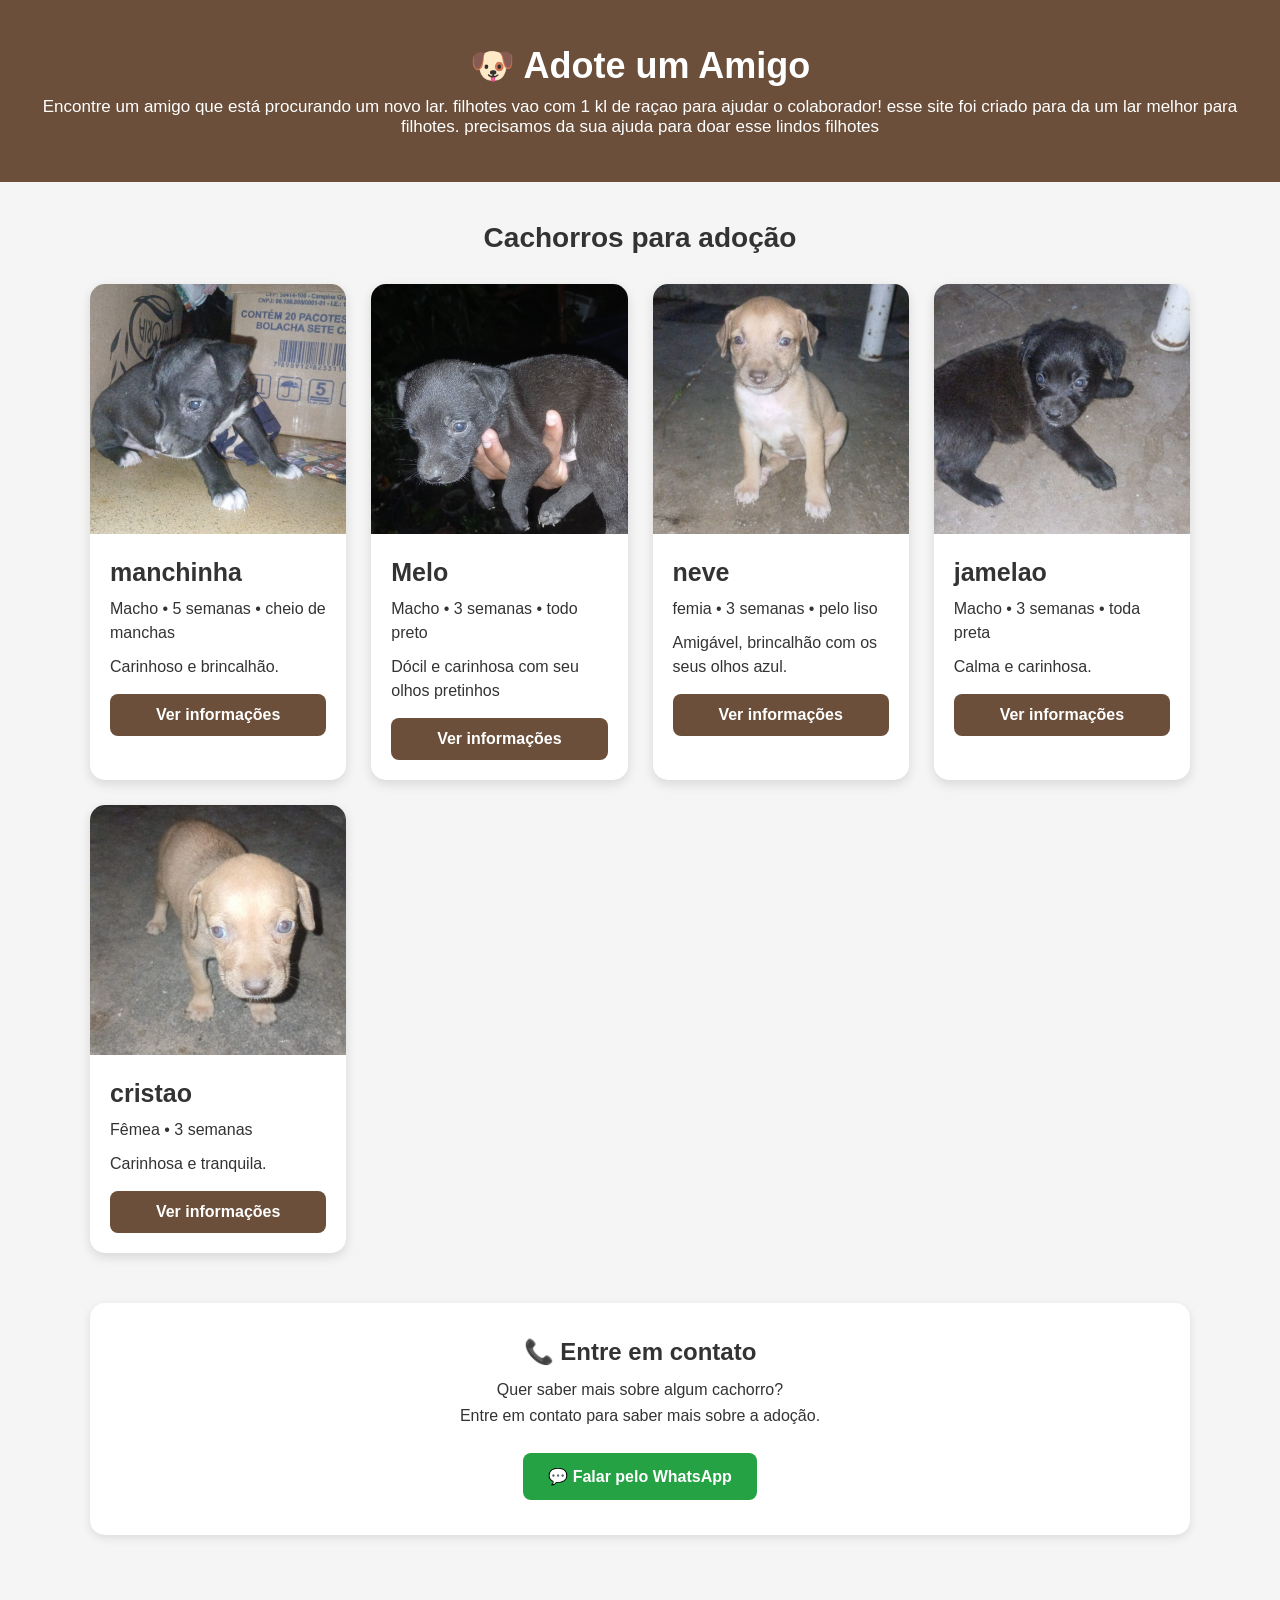
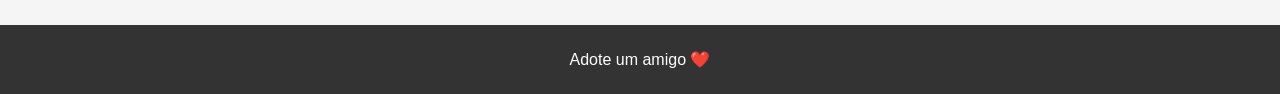
<file: index.html>
<!DOCTYPE html>
<html lang="pt-BR">

<head>
    <meta charset="UTF-8">
    <meta name="viewport" content="width=device-width, initial-scale=1.0">

    <title>Adote um Amigo</title>

    <link rel="stylesheet" href="style.css">
</head>

<body>

<header>

    <h1>🐶 Adote um Amigo</h1>

    <p>
        Encontre um amigo que está procurando um novo lar. filhotes vao com 1 kl de raçao para ajudar o colaborador!
        esse site foi criado para da um lar melhor para filhotes.
        precisamos da sua ajuda para doar esse lindos filhotes
    </p>

</header>


<main class="container">

    <h2>Cachorros para adoção</h2>


    <div class="cards">


        <!-- CACHORRO 1 -->

        <div class="card">

            <img src="imagens/cachorro1.jpg" alt="Foto do machinha">

            <div class="card-content">

                <h3>manchinha</h3>

                <p>
                    Macho • 5 semanas • cheio de manchas
                </p>

                <p>
                    Carinhoso e brincalhão.
                </p>

                <a href="cachorro1.html">
                    Ver informações
                </a>

            </div>

        </div>


        <!-- CACHORRO 2 -->

        <div class="card">

            <img src="imagens/cachorro2.jpg" alt="Foto da Melo">

            <div class="card-content">

                <h3>Melo</h3>

                <p>
                    Macho • 3 semanas • todo preto
                </p>

                <p>
                    Dócil e carinhosa com seu olhos pretinhos
                </p>

                <a href="cachorro2.html">
                    Ver informações
                </a>

            </div>

        </div>


        <!-- CACHORRO 3 -->

        <div class="card">

            <img src="imagens/cachorro3.jpg" alt="Foto do nove">

            <div class="card-content">

                <h3>neve</h3>

                <p>
                    femia • 3 semanas • pelo liso
                </p>

                <p>
                    Amigável, brincalhão com os seus olhos azul.
                </p>

                <a href="cachorro3.html">
                    Ver informações
                </a>

            </div>

        </div>


        <!-- CACHORRO 4 -->

        <div class="card">

            <img src="imagens/cachorro4.jpg" alt="Foto da jamelao">

            <div class="card-content">

                <h3>jamelao</h3>

                <p>
                    Macho • 3 semanas • toda preta
                </p>

                <p>
                    Calma e carinhosa.
                </p>

                <a href="cachorro4.html">
                    Ver informações
                </a>

            </div>

        </div>


        <!-- CACHORRO 6 -->

        <div class="card">

            <img src="imagens/cachorro6.jpg" alt="Foto da cristao">

            <div class="card-content">

                <h3>cristao</h3>

                <p>
                    Fêmea • 3 semanas
                </p>

                <p>
                    Carinhosa e tranquila.
                </p>

                <a href="cachorro6.html">
                    Ver informações
                </a>

            </div>

        </div>


    </div>


    <!-- CONTATO -->

    <section class="contato">

        <h2>📞 Entre em contato</h2>

        <p>
            Quer saber mais sobre algum cachorro?
        </p>

        <p>
            Entre em contato para saber mais
            sobre a adoção.
        </p>

        <a
            class="whatsapp"
            href="https://wa.me/5521976799521"
            target="_blank">

            💬 Falar pelo WhatsApp

        </a>

    </section>


</main>


<footer>

    <p>
        Adote um amigo ❤️
    </p>

</footer>


</body>

</html>
</file>
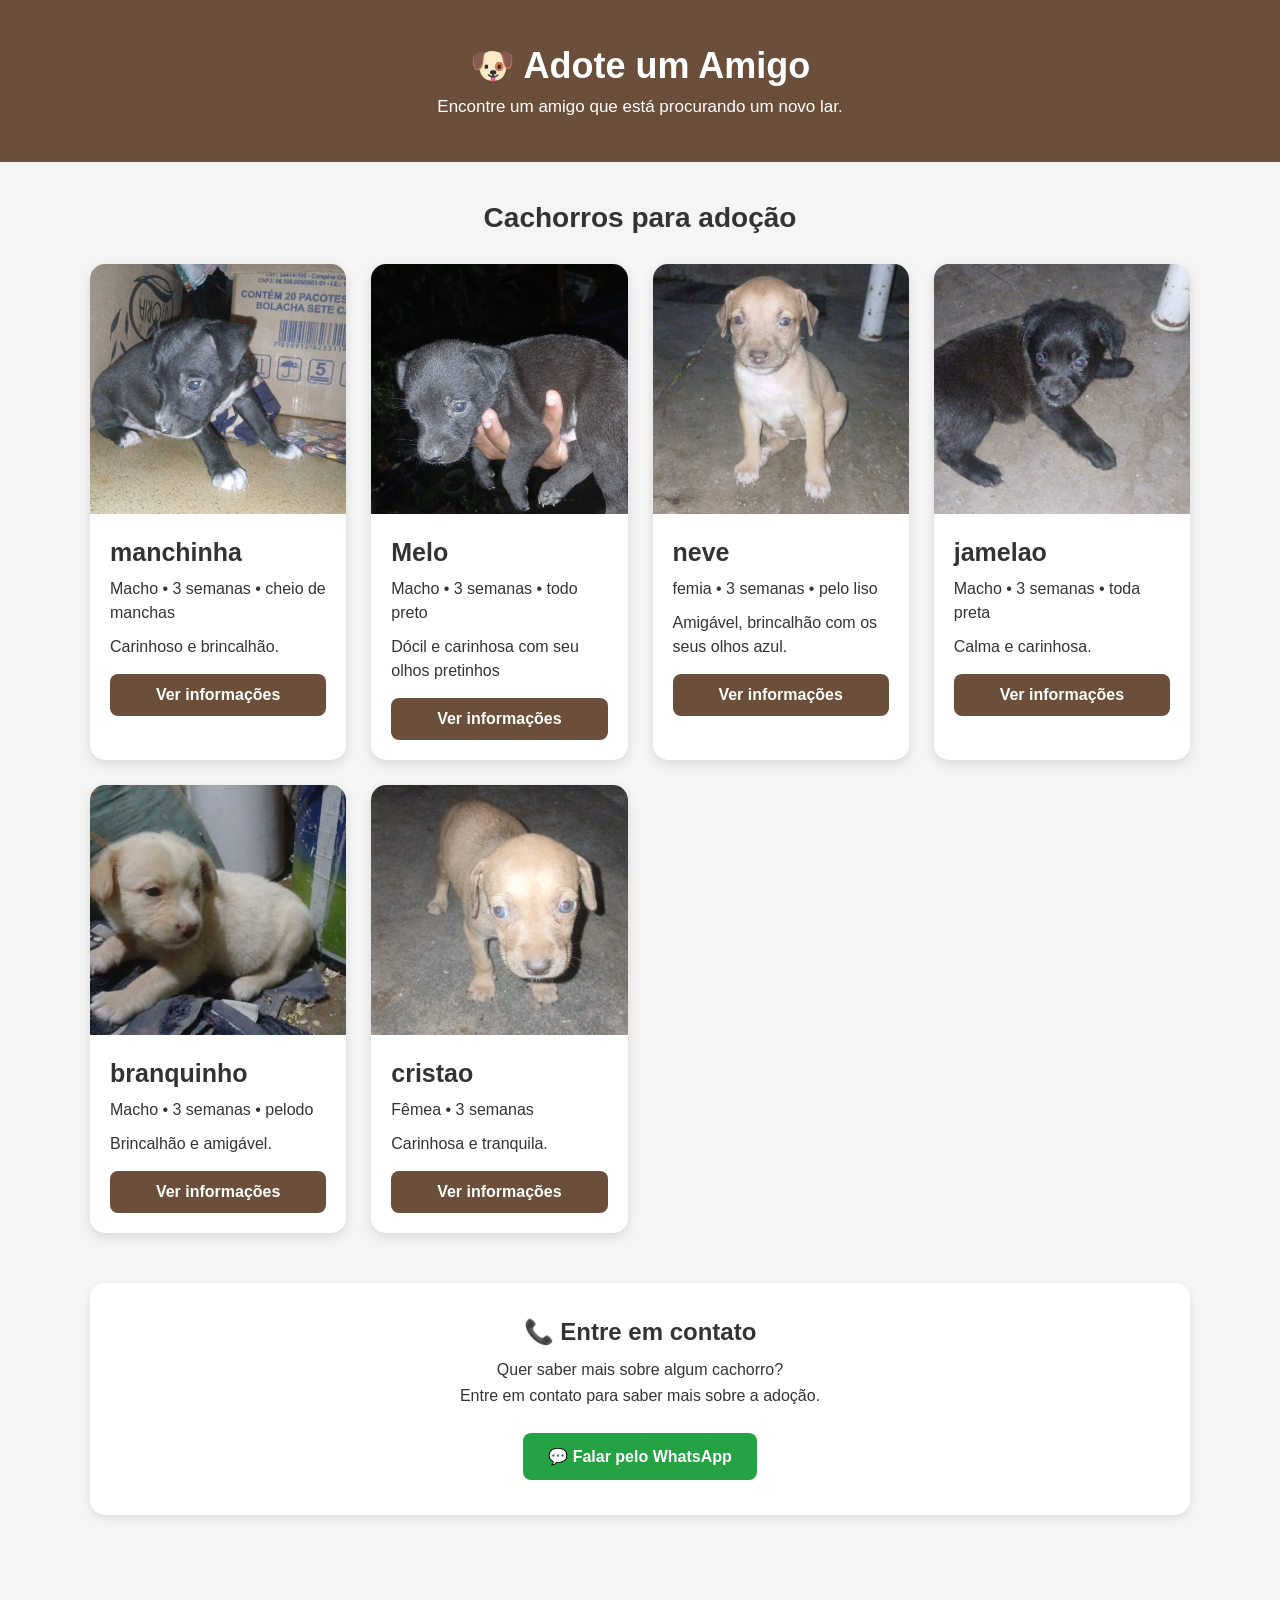
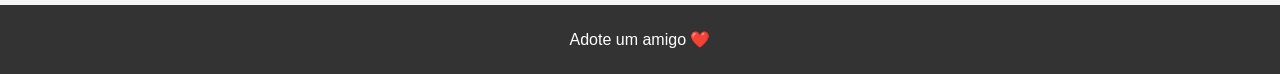
<file: adocao-cachorros/index.html>
<!DOCTYPE html>
<html lang="pt-BR">

<head>
    <meta charset="UTF-8">
    <meta name="viewport" content="width=device-width, initial-scale=1.0">

    <title>Adote um Amigo</title>

    <link rel="stylesheet" href="style.css">
</head>

<body>

<header>

    <h1>🐶 Adote um Amigo</h1>

    <p>
        Encontre um amigo que está procurando um novo lar.
    </p>

</header>


<main class="container">

    <h2>Cachorros para adoção</h2>


    <div class="cards">


        <!-- CACHORRO 1 -->

        <div class="card">

            <img src="imagens/cachorro1.jpg" alt="Foto do machinha">

            <div class="card-content">

                <h3>manchinha</h3>

                <p>
                    Macho • 3 semanas • cheio de manchas
                </p>

                <p>
                    Carinhoso e brincalhão.
                </p>

                <a href="cachorro1.html">
                    Ver informações
                </a>

            </div>

        </div>


        <!-- CACHORRO 2 -->

        <div class="card">

            <img src="imagens/cachorro2.jpg" alt="Foto da Melo">

            <div class="card-content">

                <h3>Melo</h3>

                <p>
                    Macho • 3 semanas • todo preto
                </p>

                <p>
                    Dócil e carinhosa com seu olhos pretinhos
                </p>

                <a href="cachorro2.html">
                    Ver informações
                </a>

            </div>

        </div>


        <!-- CACHORRO 3 -->

        <div class="card">

            <img src="imagens/cachorro3.jpg" alt="Foto do nove">

            <div class="card-content">

                <h3>neve</h3>

                <p>
                    femia • 3 semanas • pelo liso
                </p>

                <p>
                    Amigável, brincalhão com os seus olhos azul.
                </p>

                <a href="cachorro3.html">
                    Ver informações
                </a>

            </div>

        </div>


        <!-- CACHORRO 4 -->

        <div class="card">

            <img src="imagens/cachorro4.jpg" alt="Foto da jamelao">

            <div class="card-content">

                <h3>jamelao</h3>

                <p>
                    Macho • 3 semanas • toda preta
                </p>

                <p>
                    Calma e carinhosa.
                </p>

                <a href="cachorro4.html">
                    Ver informações
                </a>

            </div>

        </div>


        <!-- CACHORRO 5 -->

        <div class="card">

            <img src="imagens/cachorro5.jpg" alt="Foto do branquinho">

            <div class="card-content">

                <h3>branquinho</h3>

                <p>
                    Macho • 3 semanas • pelodo
                </p>

                <p>
                    Brincalhão e amigável. 
                </p>

                <a href="cachorro5.html">
                    Ver informações
                </a>

            </div>

        </div>


        <!-- CACHORRO 6 -->

        <div class="card">

            <img src="imagens/cachorro6.jpg" alt="Foto da cristao">

            <div class="card-content">

                <h3>cristao</h3>

                <p>
                    Fêmea • 3 semanas
                </p>

                <p>
                    Carinhosa e tranquila.
                </p>

                <a href="cachorro6.html">
                    Ver informações
                </a>

            </div>

        </div>


    </div>


    <!-- CONTATO -->

    <section class="contato">

        <h2>📞 Entre em contato</h2>

        <p>
            Quer saber mais sobre algum cachorro?
        </p>

        <p>
            Entre em contato para saber mais
            sobre a adoção.
        </p>

        <a
            class="whatsapp"
            href="https://wa.me/5521976799521"
            target="_blank">

            💬 Falar pelo WhatsApp

        </a>

    </section>


</main>


<footer>

    <p>
        Adote um amigo ❤️
    </p>

</footer>


</body>

</html>
</file>
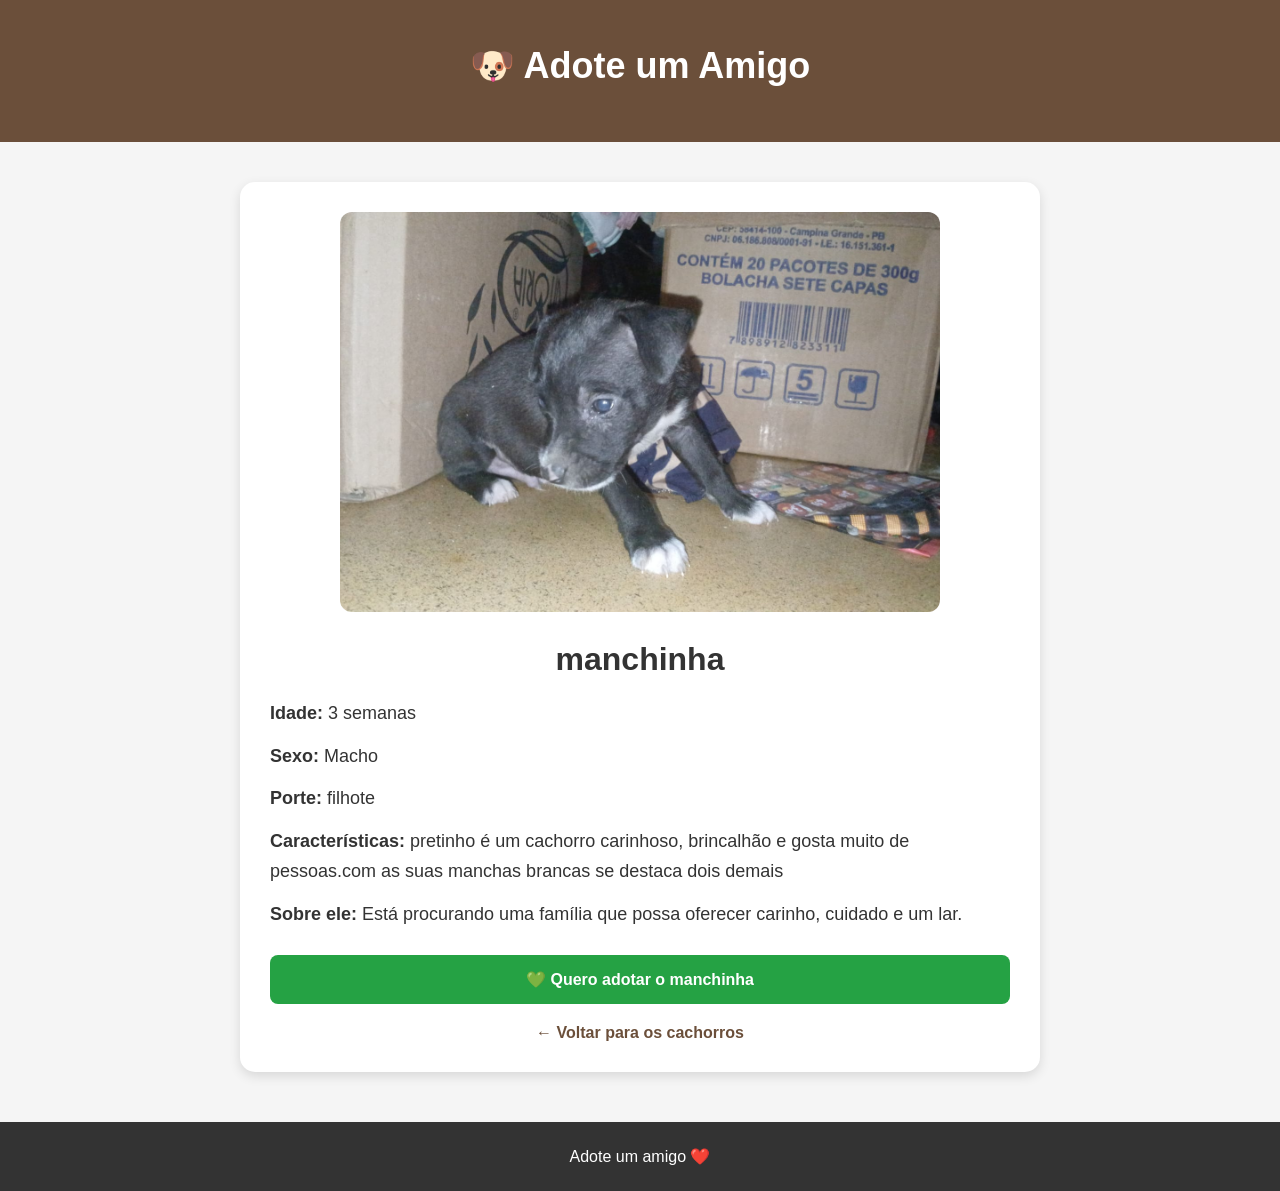
<file: cachorro1.html>
<!DOCTYPE html><html lang="pt-BR"><head><meta charset="UTF-8">

<meta name="viewport"
      content="width=device-width, initial-scale=1.0">

<title>manchinha - Adoção</title>

<link rel="stylesheet"
      href="style.css">

</head><body><header><h1>🐶 Adote um Amigo</h1>

</header><main class="animal"><img
    src="imagens/cachorro1.jpg"
    alt="Foto do Rex">


<h2>manchinha</h2>


<p>
    <strong>Idade:</strong>
    3 semanas
</p>


<p>
    <strong>Sexo:</strong>
    Macho
</p>


<p>
    <strong>Porte:</strong>
    filhote
</p>


<p>
    <strong>Características:</strong>
    pretinho é um cachorro carinhoso,
    brincalhão e gosta muito de pessoas.com as suas manchas brancas se destaca dois demais
</p>


<p>
    <strong>Sobre ele:</strong>
    Está procurando uma família que possa
    oferecer carinho, cuidado e um lar.
</p>


<a
    class="botao-adotar"
    href="https://wa.me/5521976799521"
    target="_blank">

    💚 Quero adotar o manchinha

</a>


<a
    class="voltar"
    href="index.html">

    ← Voltar para os cachorros

</a>

</main><footer><p>
    Adote um amigo ❤️
</p>

</footer></body></html>
</file>
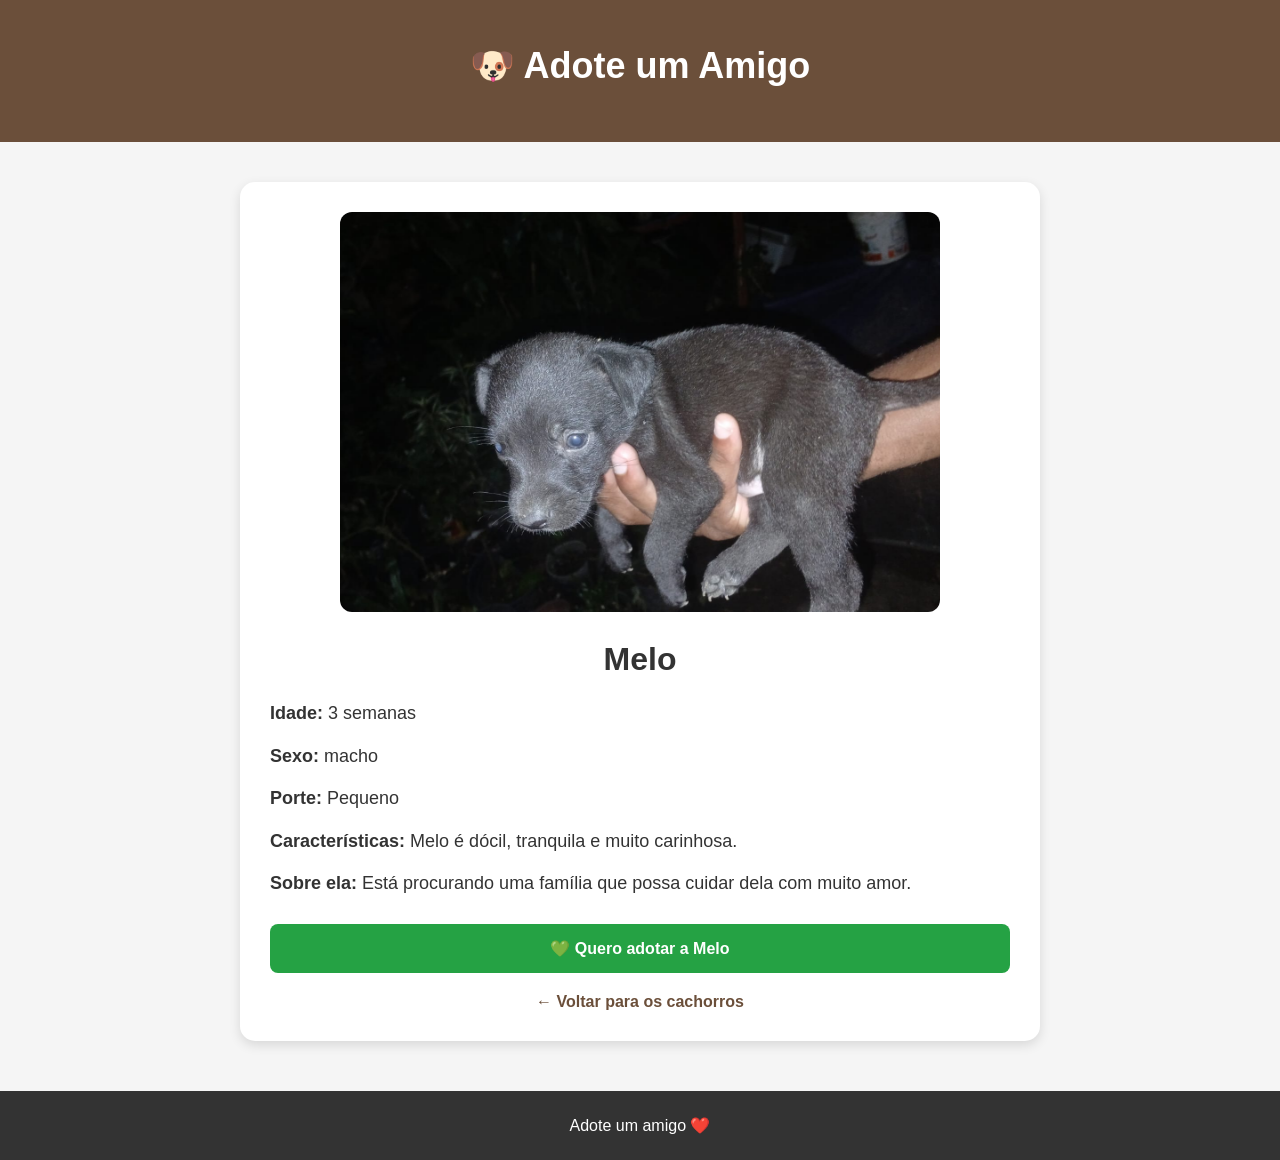
<file: cachorro2.html>
<!DOCTYPE html><html lang="pt-BR"><head><meta charset="UTF-8">

<meta name="viewport"
      content="width=device-width, initial-scale=1.0">

<title>Mel - Adoção</title>

<link rel="stylesheet"
      href="style.css">

</head><body><header><h1>🐶 Adote um Amigo</h1>

</header><main class="animal"><img
    src="imagens/cachorro2.jpg"
    alt="Foto da Mel">


<h2>Melo</h2>


<p>
    <strong>Idade:</strong>
    3 semanas
</p>


<p>
    <strong>Sexo:</strong>
    macho
</p>


<p>
    <strong>Porte:</strong>
    Pequeno
</p>


<p>
    <strong>Características:</strong>
    Melo é dócil, tranquila e muito carinhosa.
</p>


<p>
    <strong>Sobre ela:</strong>
    Está procurando uma família que possa
    cuidar dela com muito amor.
</p>


<a
    class="botao-adotar"
    href="https://wa.me/5521976799521"
    target="_blank">

    💚 Quero adotar a Melo

</a>


<a
    class="voltar"
    href="index.html">

    ← Voltar para os cachorros

</a>

</main><footer><p>
    Adote um amigo ❤️
</p>

</footer></body></html>
</file>
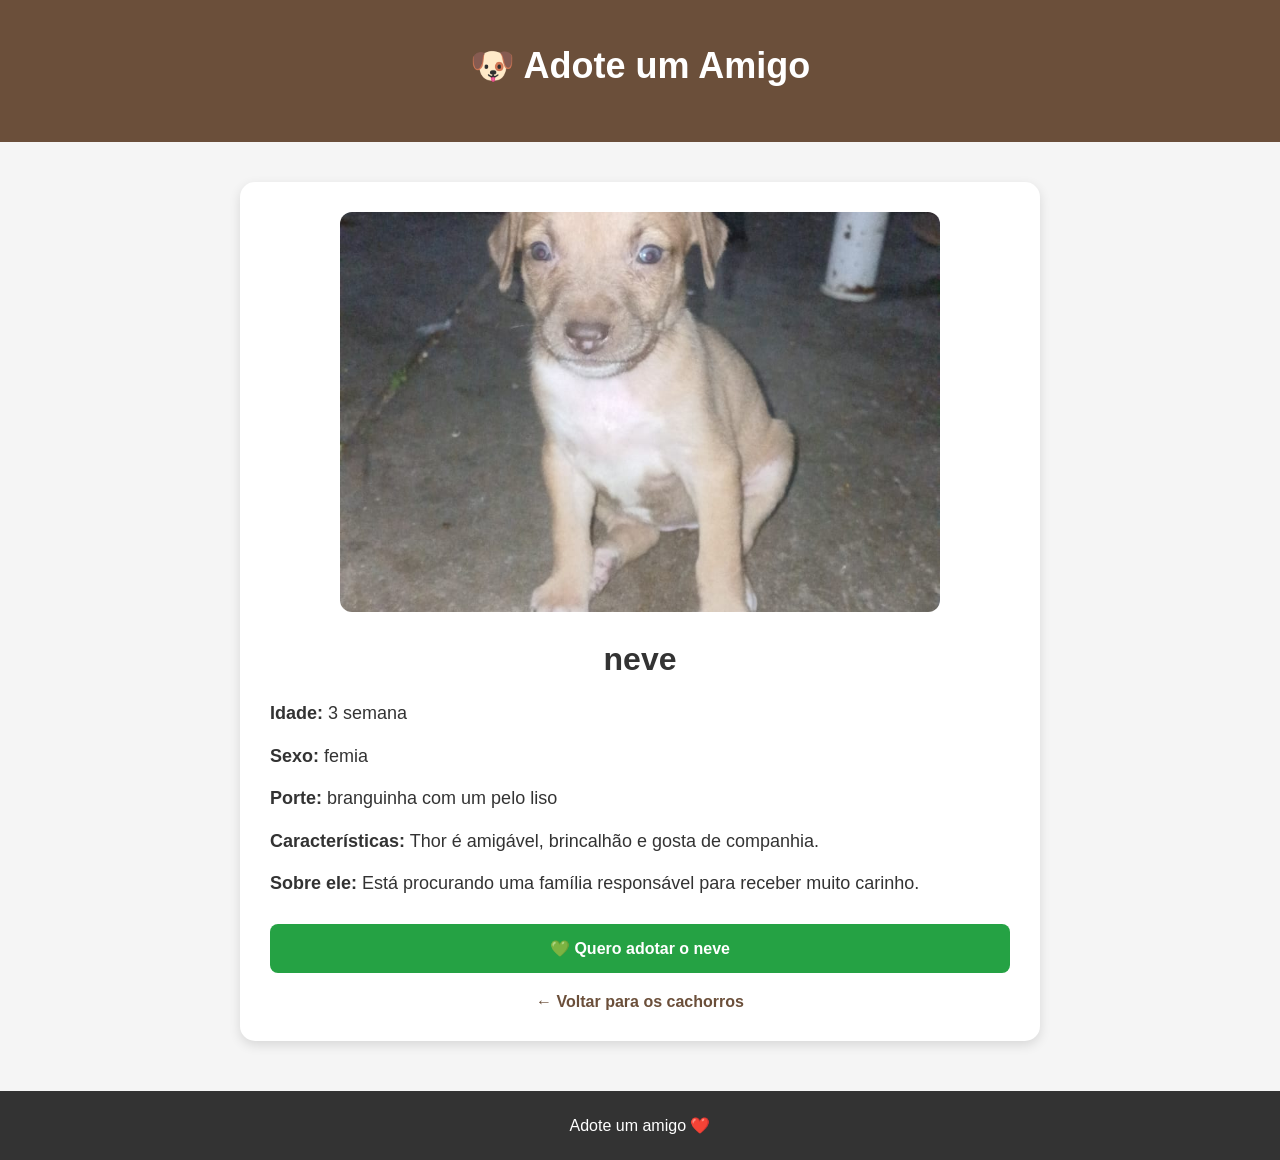
<file: cachorro3.html>
<!DOCTYPE html><html lang="pt-BR"><head><meta charset="UTF-8">

<meta name="viewport"
      content="width=device-width, initial-scale=1.0">

<title>neve - Adoção</title>

<link rel="stylesheet"
      href="style.css">

</head><body><header><h1>🐶 Adote um Amigo</h1>

</header><main class="animal"><img
    src="imagens/cachorro3.jpg"
    alt="Foto do neve">


<h2>neve</h2>


<p>
    <strong>Idade:</strong>
    3 semana
</p>


<p>
    <strong>Sexo:</strong>
    femia
</p>


<p>
    <strong>Porte:</strong>
    branguinha com um pelo liso
</p>


<p>
    <strong>Características:</strong>
    Thor é amigável, brincalhão
    e gosta de companhia.
</p>


<p>
    <strong>Sobre ele:</strong>
    Está procurando uma família responsável
    para receber muito carinho.
</p>


<a
    class="botao-adotar"
    href="https://wa.me/5521976799521"
    target="_blank">

    💚 Quero adotar o neve

</a>


<a
    class="voltar"
    href="index.html">

    ← Voltar para os cachorros

</a>

</main><footer><p>
    Adote um amigo ❤️
</p>

</footer></body></html>
</file>
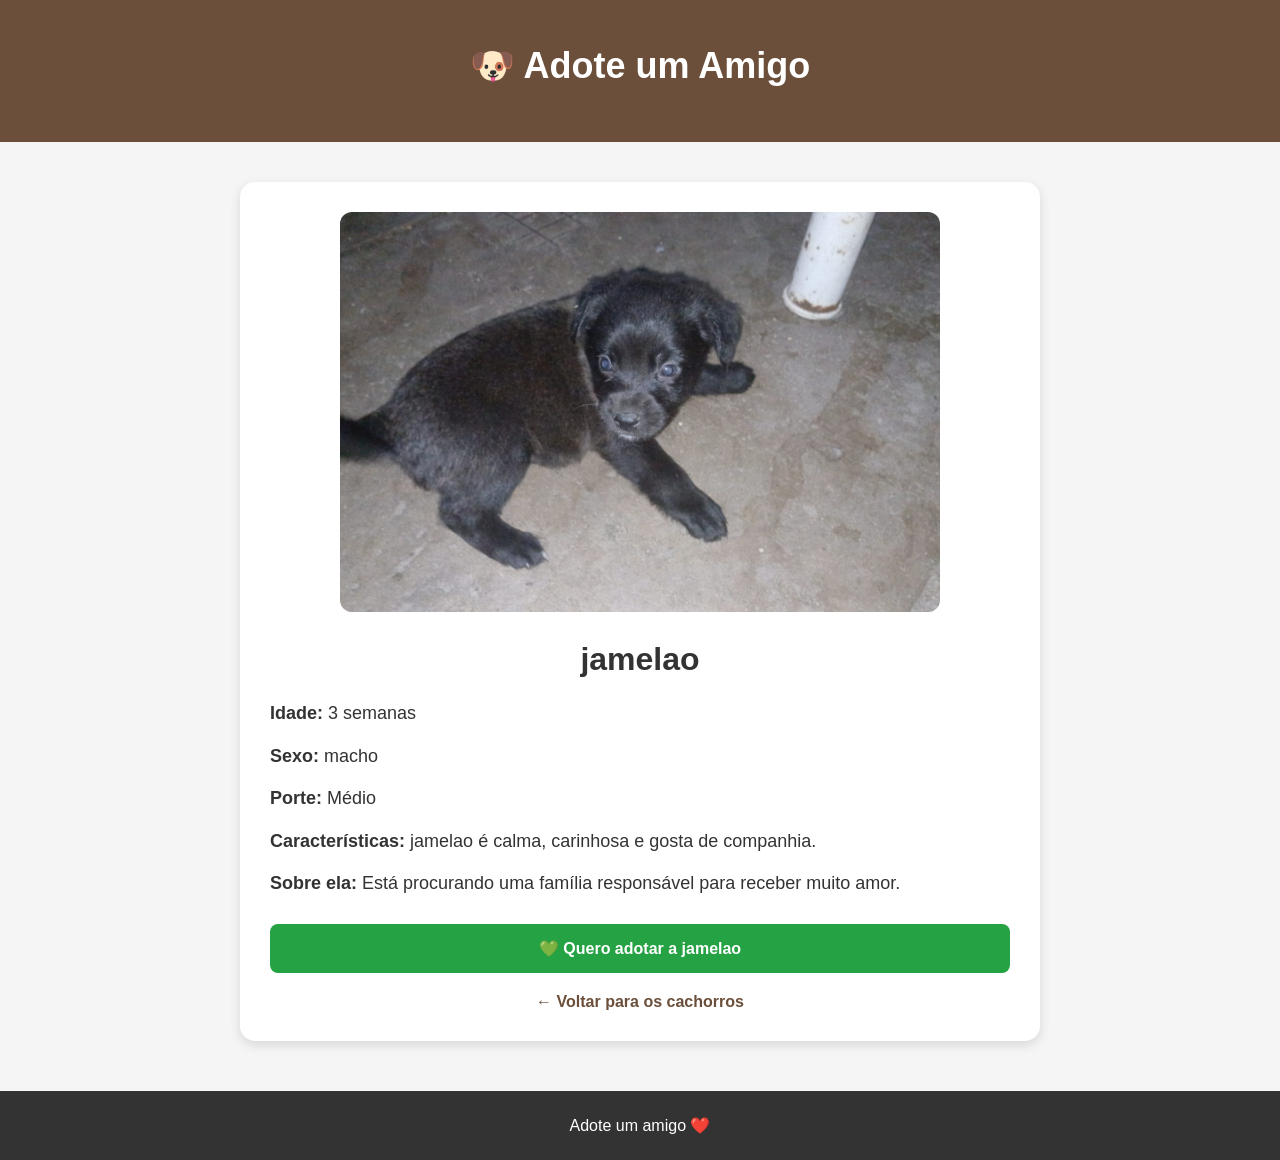
<file: cachorro4.html>
<!DOCTYPE html>
<html lang="pt-BR">

<head>

    <meta charset="UTF-8">
    <meta name="viewport" content="width=device-width, initial-scale=1.0">

    <title>Luna - Adoção</title>

    <link rel="stylesheet" href="style.css">

</head>

<body>

<header>

    <h1>🐶 Adote um Amigo</h1>

</header>


<main class="animal">

    <img src="imagens/cachorro4.jpg" alt="Foto da jamelao">

    <h2>jamelao</h2>

    <p><strong>Idade:</strong> 3 semanas</p>

    <p><strong>Sexo:</strong> macho</p>

    <p><strong>Porte:</strong> Médio</p>

    <p>
        <strong>Características:</strong>
        jamelao é calma, carinhosa e gosta de companhia.
    </p>

    <p>
        <strong>Sobre ela:</strong>
        Está procurando uma família responsável
        para receber muito amor.
    </p>

    <a class="botao-adotar"
       href="https://wa.me/5521976799521"
       target="_blank">

        💚 Quero adotar a jamelao

    </a>

    <a class="voltar" href="index.html">
        ← Voltar para os cachorros
    </a>

</main>


<footer>

    <p>Adote um amigo ❤️</p>

</footer>

</body>

</html>
</file>
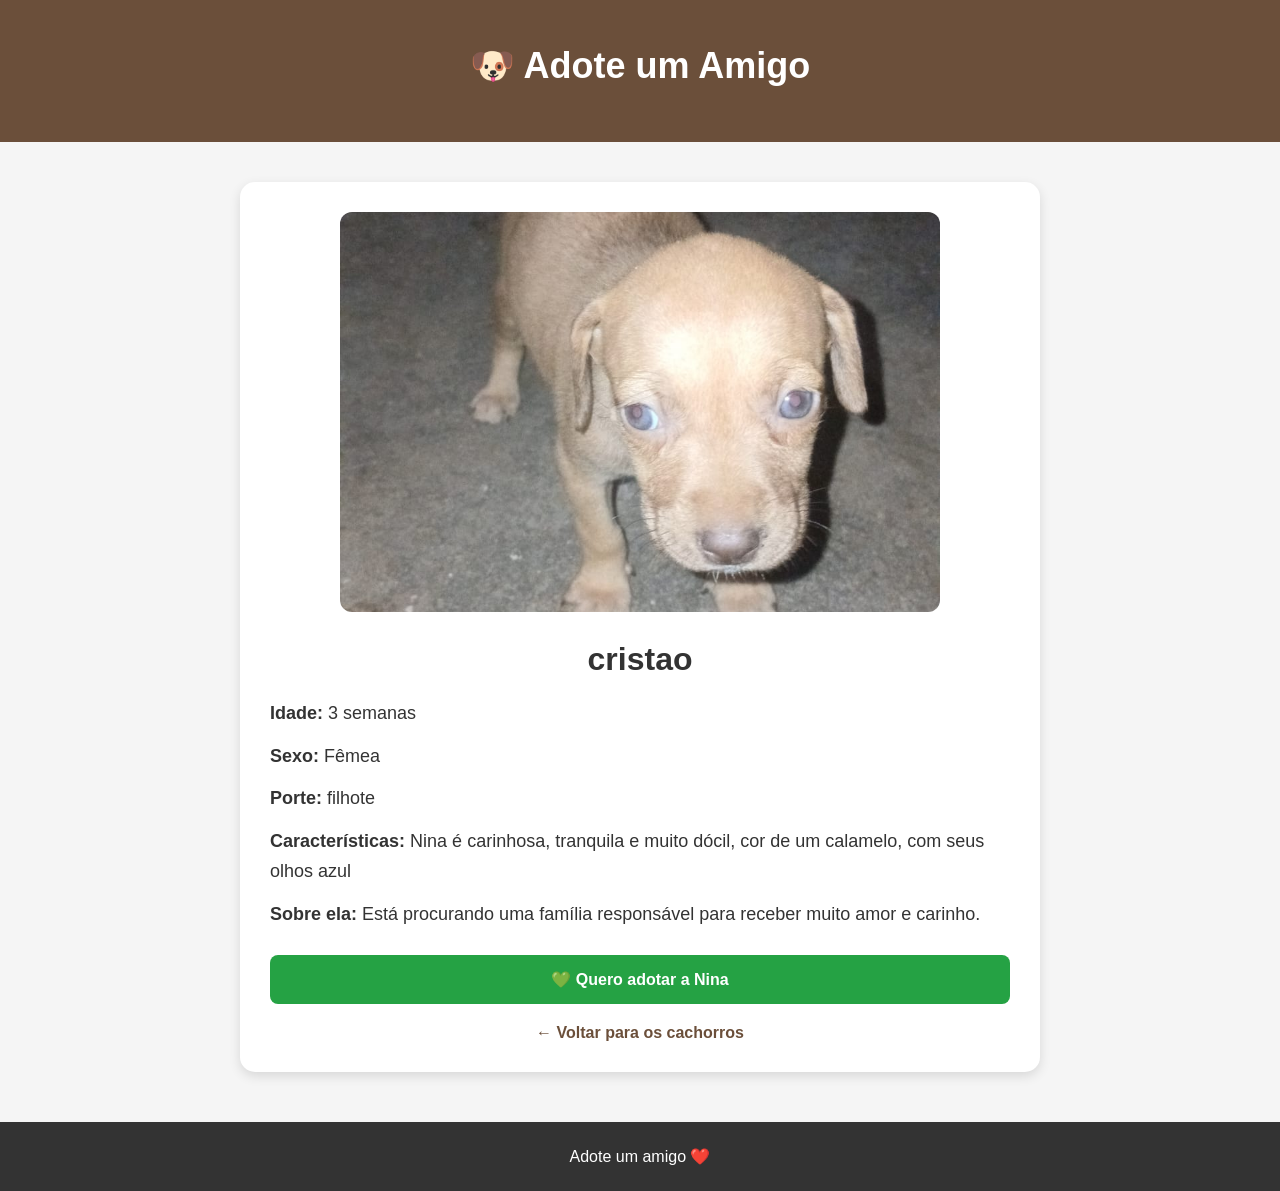
<file: cachorro6.html>
<!DOCTYPE html>
<html lang="pt-BR">

<head>

    <meta charset="UTF-8">
    <meta name="viewport" content="width=device-width, initial-scale=1.0">

    <title>Nina - Adoção</title>

    <link rel="stylesheet" href="style.css">

</head>

<body>

<header>

    <h1>🐶 Adote um Amigo</h1>

</header>


<main class="animal">

    <img src="imagens/cachorro6.jpg" alt="Foto da Nina">

    <h2>cristao</h2>

    <p><strong>Idade:</strong> 3 semanas</p>

    <p><strong>Sexo:</strong> Fêmea</p>

    <p><strong>Porte:</strong> filhote</p>

    <p>
        <strong>Características:</strong>
        Nina é carinhosa, tranquila e muito dócil, cor de um calamelo, com seus olhos azul
    </p>

    <p>
        <strong>Sobre ela:</strong>
        Está procurando uma família responsável
        para receber muito amor e carinho.
    </p>

    <a class="botao-adotar"
       href="https://wa.me/5521976799521"
       target="_blank">

        💚 Quero adotar a Nina

    </a>

    <a class="voltar" href="index.html">
        ← Voltar para os cachorros
    </a>

</main>


<footer>

    <p>Adote um amigo ❤️</p>

</footer>

</body>

</html>
</file>
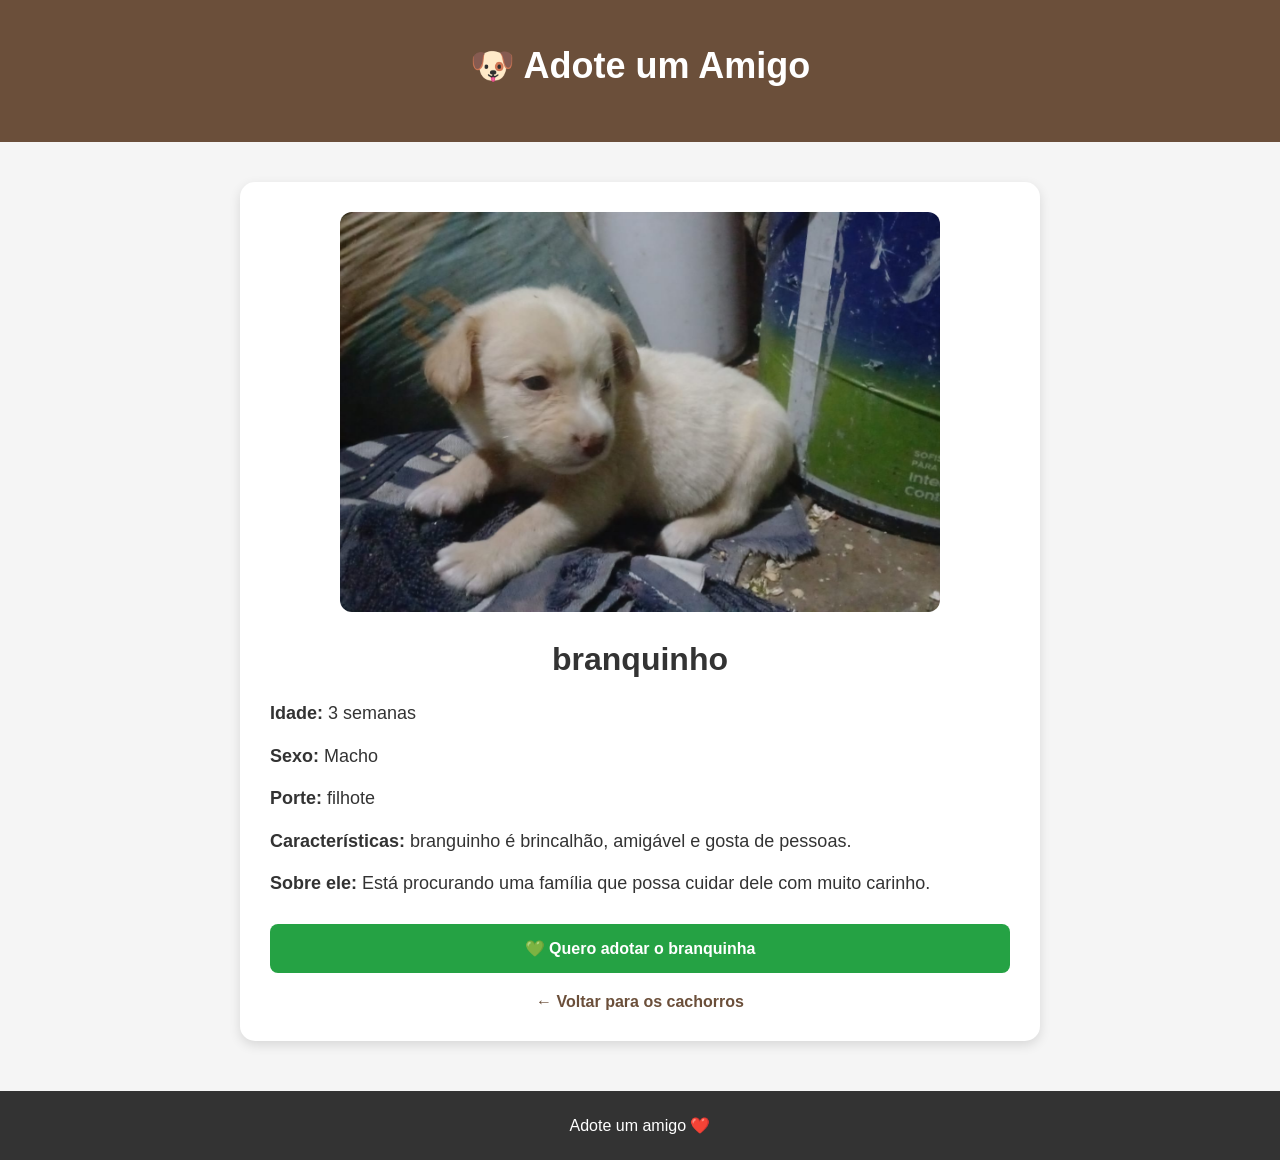
<file: adocao-cachorros/cachorro5.html>
<!DOCTYPE html>
<html lang="pt-BR">

<head>

    <meta charset="UTF-8">
    <meta name="viewport" content="width=device-width, initial-scale=1.0">

    <title>Bob - Adoção</title>

    <link rel="stylesheet" href="style.css">

</head>

<body>

<header>

    <h1>🐶 Adote um Amigo</h1>

</header>


<main class="animal">

    <img src="imagens/cachorro5.jpg" alt="Foto do branquinha">

    <h2>branquinho</h2>

    <p><strong>Idade:</strong> 3 semanas</p>

    <p><strong>Sexo:</strong> Macho</p>

    <p><strong>Porte:</strong> filhote</p>

    <p>
        <strong>Características:</strong>
        branguinho é brincalhão, amigável e gosta de pessoas.
    </p>

    <p>
        <strong>Sobre ele:</strong>
        Está procurando uma família que possa
        cuidar dele com muito carinho.
    </p>

    <a class="botao-adotar"
       href="https://wa.me/552197699521"
       target="_blank">

        💚 Quero adotar o branquinha

    </a>

    <a class="voltar" href="index.html">
        ← Voltar para os cachorros
    </a>

</main>


<footer>

    <p>Adote um amigo ❤️</p>

</footer>

</body>

</html>
</file>
<file: style.css>
* {
  margin: 0;
  padding: 0;
  box-sizing: border-box;
  }

body {
font-family: Arial, sans-serif;

background: #f5f5f5;

color: #333;

}

/* CABEÇALHO */

header {
background: #6b4f3a;

color: white;

text-align: center;

padding: 45px 20px;

}

header h1 {
font-size: 36px;

margin-bottom: 10px;

}

header p {
font-size: 17px;
}

/* CONTAINER */

.container {
width: 90%;

max-width: 1100px;

margin: auto;

padding: 40px 0;

}

.container > h2 {
text-align: center;

margin-bottom: 30px;

font-size: 28px;

}

/* CARDS */

.cards {
display: grid;

grid-template-columns:
repeat(auto-fit, minmax(250px, 1fr));

gap: 25px;

}

.card {
background: white;

border-radius: 15px;

overflow: hidden;

box-shadow:
0 4px 12px rgba(0,0,0,0.12);

}

.card img {
width: 100%;

height: 250px;

object-fit: cover;

}

.card-content {
padding: 20px;
}

.card-content h3 {
font-size: 25px;

margin-bottom: 10px;

}

.card-content p {
margin-bottom: 10px;

line-height: 1.5;

}

.card-content a {
display: block;

text-align: center;

background: #6b4f3a;

color: white;

text-decoration: none;

padding: 12px;

border-radius: 8px;

margin-top: 15px;

font-weight: bold;

}

.card-content a:hover {
background: #4f392a;
}

/* ÁREA DE CONTATO */

.contato {
background: white;

margin-top: 50px;

padding: 35px;

border-radius: 15px;

text-align: center;

box-shadow:
0 3px 10px rgba(0,0,0,0.10);

}

.contato h2 {
margin-bottom: 15px;
}

.contato p {
margin-bottom: 8px;
}

.whatsapp {
display: inline-block;

background: #25a244;

color: white;

text-decoration: none;

padding: 14px 25px;

border-radius: 8px;

margin-top: 20px;

font-weight: bold;

}

.whatsapp:hover {
background: #1d8438;
}

/* PÁGINA INDIVIDUAL */

.animal {
max-width: 800px;

margin: 40px auto;

background: white;

padding: 30px;

border-radius: 15px;

box-shadow:
0 4px 12px rgba(0,0,0,0.12);

text-align: center;

}

.animal img {
width: 100%;

max-width: 600px;

height: 400px;

object-fit: cover;

border-radius: 12px;

margin-bottom: 25px;

}

.animal h2 {
font-size: 32px;

margin-bottom: 20px;

}

.animal p {
font-size: 18px;

line-height: 1.7;

margin-bottom: 12px;

text-align: left;

}

.botao-adotar {
display: block;

background: #25a244;

color: white;

text-decoration: none;

padding: 15px;

border-radius: 8px;

margin-top: 25px;

font-weight: bold;

}

.botao-adotar:hover {
background: #1d8438;
}

.voltar {
display: inline-block;

color: #6b4f3a;

text-decoration: none;

margin-top: 20px;

font-weight: bold;

}

/* RODAPÉ */

footer {
background: #333;

color: white;

text-align: center;

padding: 25px;

margin-top: 50px;

}

/* CELULAR */

@media (max-width: 600px) {

header h1 {
    font-size: 28px;
}


.animal {
    margin: 20px 10px;

    padding: 20px;
}


.animal img {
    height: 280px;
}


.animal h2 {
    font-size: 27px;
}

}
</file>
<file: adocao-cachorros/style.css>
* {
  margin: 0;
  padding: 0;
  box-sizing: border-box;
  }

body {
font-family: Arial, sans-serif;

background: #f5f5f5;

color: #333;

}

/* CABEÇALHO */

header {
background: #6b4f3a;

color: white;

text-align: center;

padding: 45px 20px;

}

header h1 {
font-size: 36px;

margin-bottom: 10px;

}

header p {
font-size: 17px;
}

/* CONTAINER */

.container {
width: 90%;

max-width: 1100px;

margin: auto;

padding: 40px 0;

}

.container > h2 {
text-align: center;

margin-bottom: 30px;

font-size: 28px;

}

/* CARDS */

.cards {
display: grid;

grid-template-columns:
repeat(auto-fit, minmax(250px, 1fr));

gap: 25px;

}

.card {
background: white;

border-radius: 15px;

overflow: hidden;

box-shadow:
0 4px 12px rgba(0,0,0,0.12);

}

.card img {
width: 100%;

height: 250px;

object-fit: cover;

}

.card-content {
padding: 20px;
}

.card-content h3 {
font-size: 25px;

margin-bottom: 10px;

}

.card-content p {
margin-bottom: 10px;

line-height: 1.5;

}

.card-content a {
display: block;

text-align: center;

background: #6b4f3a;

color: white;

text-decoration: none;

padding: 12px;

border-radius: 8px;

margin-top: 15px;

font-weight: bold;

}

.card-content a:hover {
background: #4f392a;
}

/* ÁREA DE CONTATO */

.contato {
background: white;

margin-top: 50px;

padding: 35px;

border-radius: 15px;

text-align: center;

box-shadow:
0 3px 10px rgba(0,0,0,0.10);

}

.contato h2 {
margin-bottom: 15px;
}

.contato p {
margin-bottom: 8px;
}

.whatsapp {
display: inline-block;

background: #25a244;

color: white;

text-decoration: none;

padding: 14px 25px;

border-radius: 8px;

margin-top: 20px;

font-weight: bold;

}

.whatsapp:hover {
background: #1d8438;
}

/* PÁGINA INDIVIDUAL */

.animal {
max-width: 800px;

margin: 40px auto;

background: white;

padding: 30px;

border-radius: 15px;

box-shadow:
0 4px 12px rgba(0,0,0,0.12);

text-align: center;

}

.animal img {
width: 100%;

max-width: 600px;

height: 400px;

object-fit: cover;

border-radius: 12px;

margin-bottom: 25px;

}

.animal h2 {
font-size: 32px;

margin-bottom: 20px;

}

.animal p {
font-size: 18px;

line-height: 1.7;

margin-bottom: 12px;

text-align: left;

}

.botao-adotar {
display: block;

background: #25a244;

color: white;

text-decoration: none;

padding: 15px;

border-radius: 8px;

margin-top: 25px;

font-weight: bold;

}

.botao-adotar:hover {
background: #1d8438;
}

.voltar {
display: inline-block;

color: #6b4f3a;

text-decoration: none;

margin-top: 20px;

font-weight: bold;

}

/* RODAPÉ */

footer {
background: #333;

color: white;

text-align: center;

padding: 25px;

margin-top: 50px;

}

/* CELULAR */

@media (max-width: 600px) {

header h1 {
    font-size: 28px;
}


.animal {
    margin: 20px 10px;

    padding: 20px;
}


.animal img {
    height: 280px;
}


.animal h2 {
    font-size: 27px;
}

}
</file>
